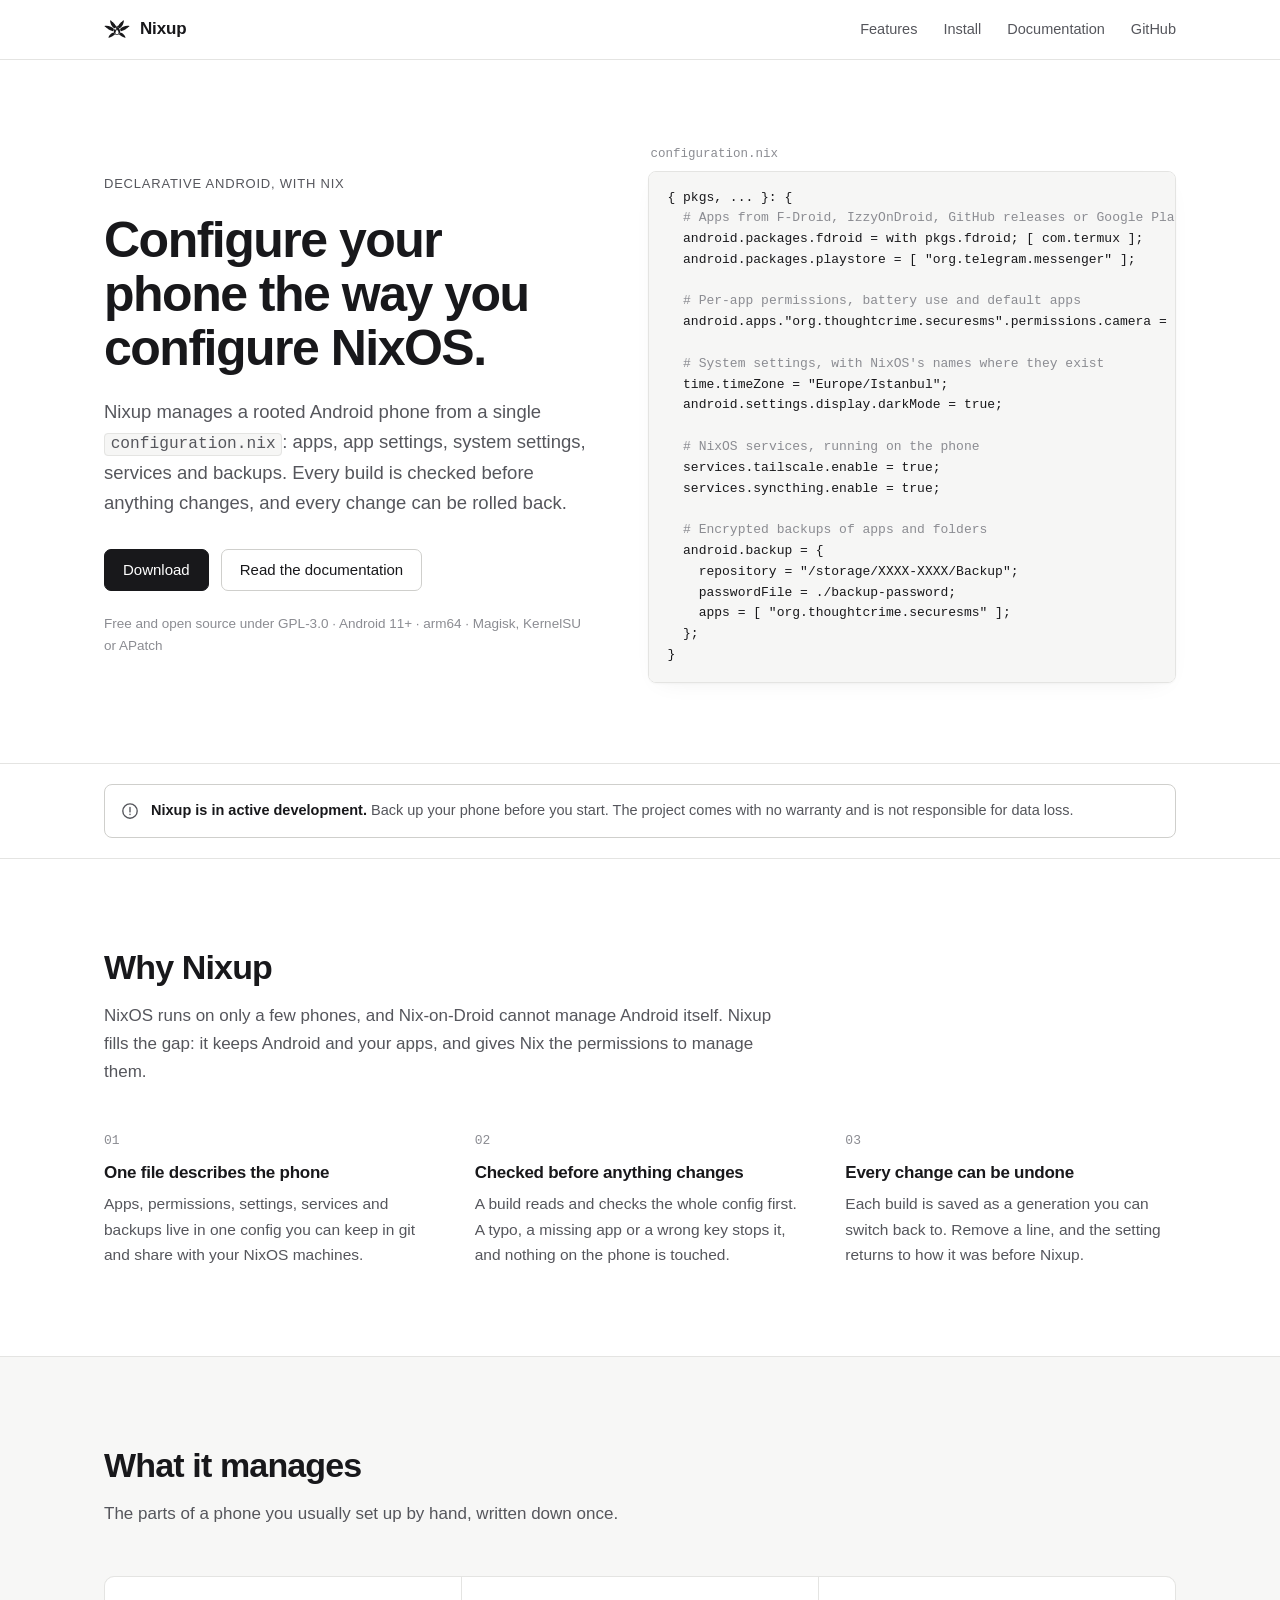
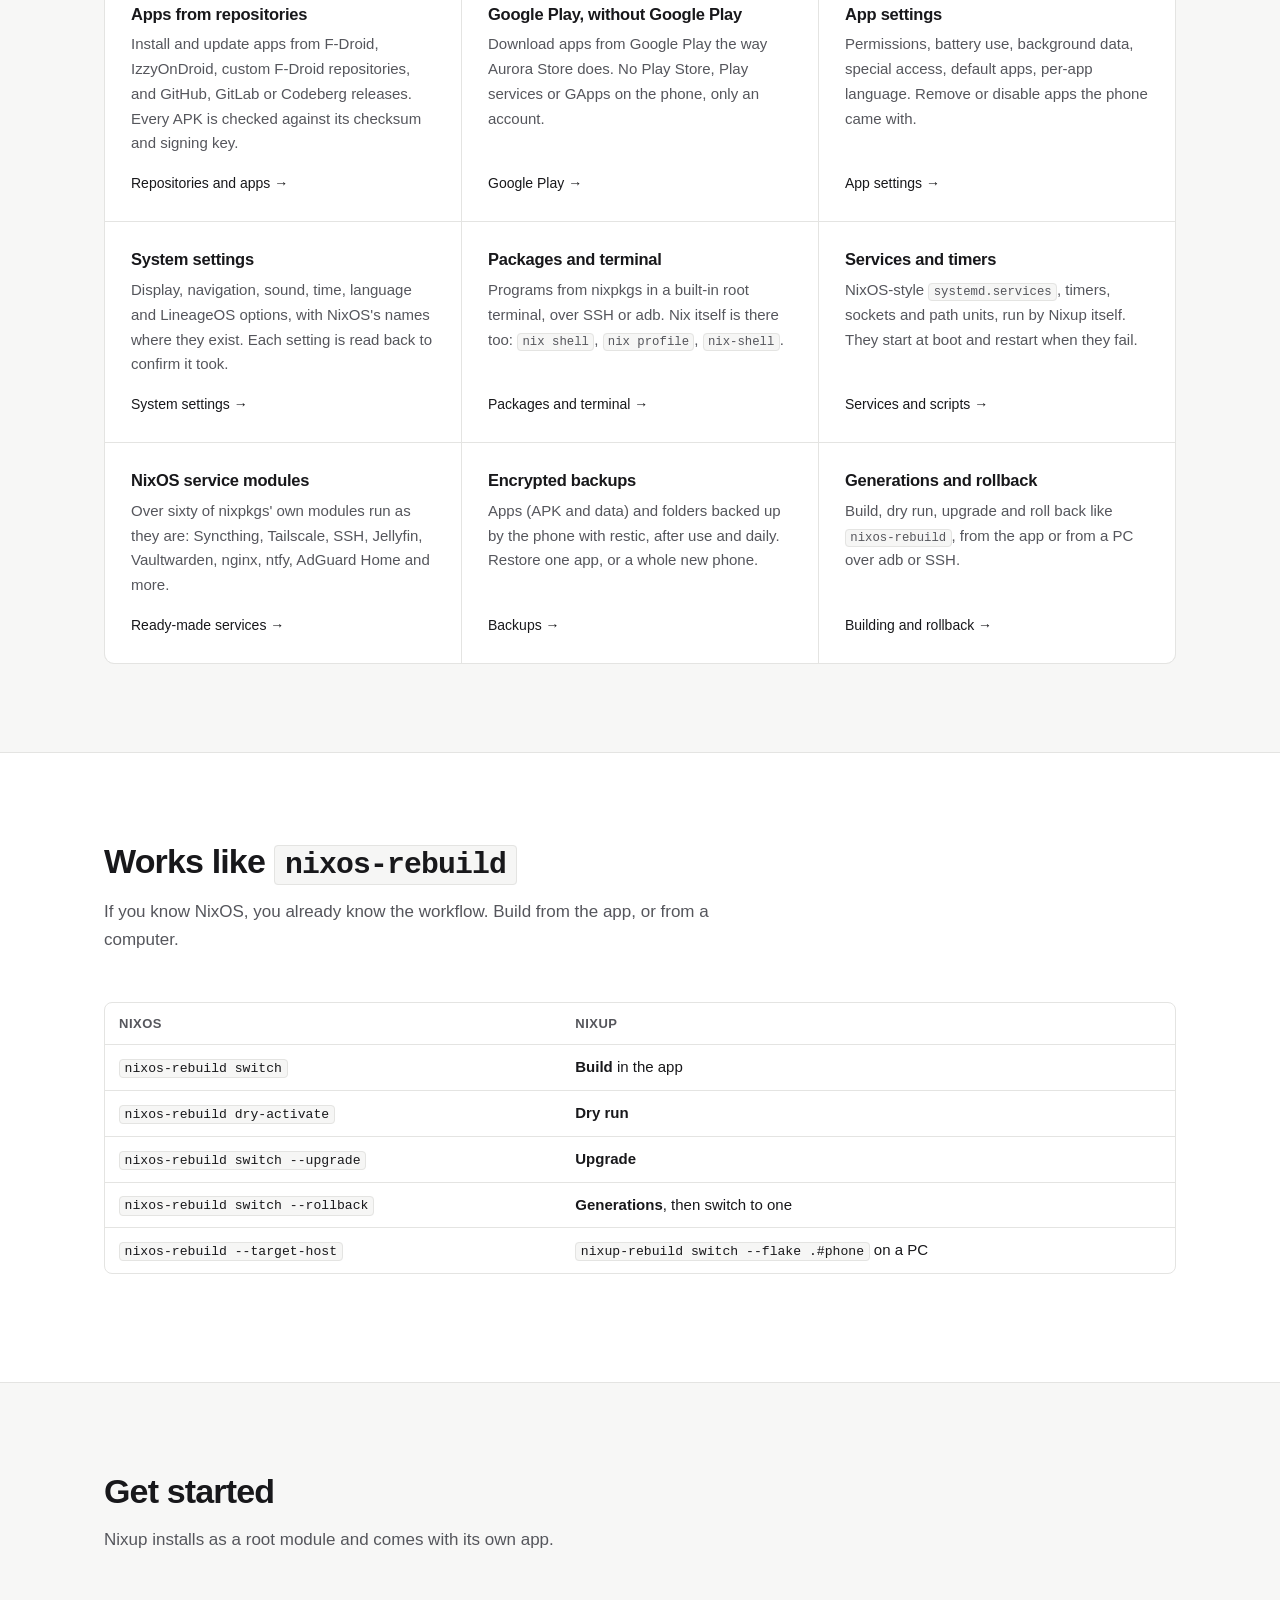
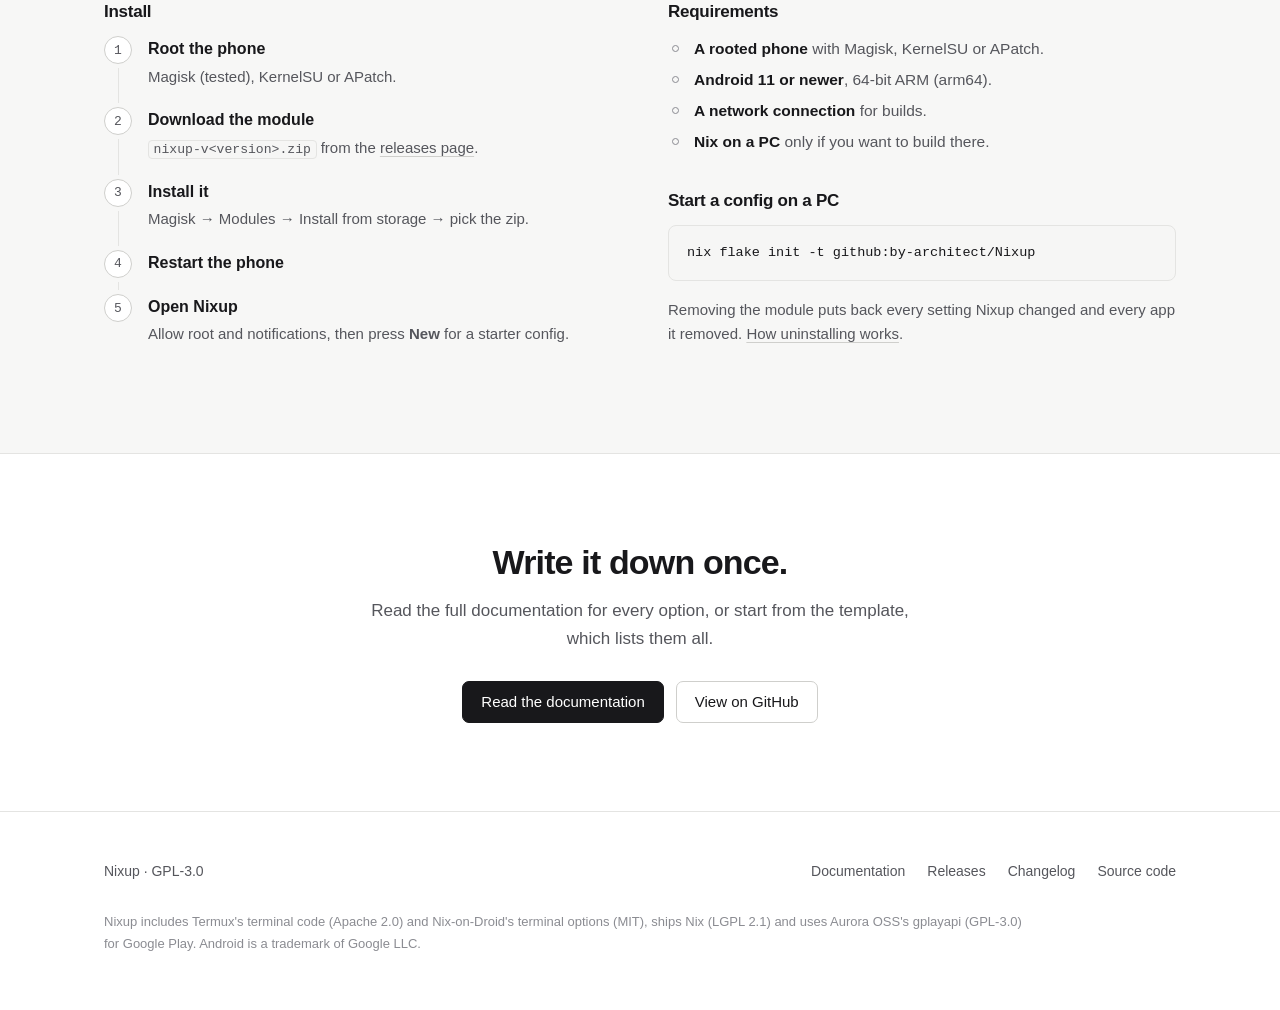
<file: index.html>
<!doctype html>
<html lang="en">
<head>
  <meta charset="utf-8">
  <meta name="viewport" content="width=device-width, initial-scale=1">
  <title>Nixup — Declarative Android with Nix</title>
  <meta name="description" content="Nixup configures a rooted Android phone from one Nix file, the way NixOS configures a computer: apps, app settings, system settings, services and backups, checked before every change and reversible.">
  <meta name="color-scheme" content="light dark">
  <meta name="theme-color" content="#ffffff" media="(prefers-color-scheme: light)">
  <meta name="theme-color" content="#0f0f10" media="(prefers-color-scheme: dark)">
  <meta property="og:type" content="website">
  <meta property="og:title" content="Nixup — Declarative Android with Nix">
  <meta property="og:description" content="Configure an Android phone from one configuration.nix: apps, settings, services and backups, with generations you can roll back to.">
  <link rel="icon" href="favicon.svg" type="image/svg+xml">
  <link rel="stylesheet" href="style.css">
</head>
<body>
  <a class="skip" href="#main">Skip to content</a>

  <header class="site-header">
    <div class="wrap">
      <a class="brand" href="index.html" aria-label="Nixup home">
        <svg viewBox="24 19.6 60 60" aria-hidden="true"><path fill="currentColor" fill-rule="evenodd" d="M59.84,47.95C65.64,45.64 70.21,36.18 69.77,29.43Q66.94,30.15 65.39,32.62Q62.71,33.64 61.48,36.23Q59.01,37.69 58.23,40.45Q55.66,42.45 55.17,45.67Z M48.16,47.95C42.36,45.64 37.79,36.18 38.23,29.43Q41.06,30.15 42.61,32.62Q45.29,33.64 46.52,36.23Q48.99,37.69 49.77,40.45Q52.34,42.45 52.83,45.67Z M61.08,49.35C64.88,43.66 75.92,40.41 83.06,42.43Q81.97,44.77 79.57,45.71Q78.32,47.93 75.89,48.68Q74.39,50.69 71.92,51.11Q70.13,52.94 67.57,53.03Q65.36,54.93 62.44,54.78Z M46.92,49.35C43.12,43.66 32.08,40.41 24.94,42.43Q26.03,44.77 28.43,45.71Q29.68,47.93 32.11,48.68Q33.61,50.69 36.08,51.11Q37.87,52.94 40.43,53.03Q42.64,54.93 45.56,54.78Z M61.42,57.83C66.47,57.98 72.26,64.23 73.79,69.50Q70.65,69.78 68.18,67.83Q65.11,67.54 63.08,65.22Q59.80,64.25 58.09,61.28Z M46.58,57.83C41.53,57.98 35.74,64.23 34.21,69.50Q37.35,69.78 39.82,67.83Q42.89,67.54 44.92,65.22Q48.20,64.25 49.91,61.28Z M54,41.5C56.6,45.2 61.2,49.4 61.2,55.4C61.2,60.2 58,63.6 54,63.6C50,63.6 46.8,60.2 46.8,55.4C46.8,52.6 48,50.4 49.6,48.6C49.8,51 50.8,52.6 52.2,53.4C51.6,49 52.4,45 54,41.5ZM54,50.5C55.6,53 57.6,55 57.6,58C57.6,60.4 56,62 54,62C52,62 50.4,60.4 50.4,58C50.4,55.6 52.4,53.4 54,50.5Z"/></svg>
        Nixup
      </a>
      <nav class="nav" aria-label="Main">
        <a class="optional" href="#features">Features</a>
        <a class="optional" href="#install">Install</a>
        <a href="docs.html">Documentation</a>
        <a href="https://github.com/by-architect/Nixup">GitHub</a>
      </nav>
    </div>
  </header>

  <main id="main">
    <section class="hero">
      <div class="wrap">
        <div>
          <p class="eyebrow">Declarative Android, with Nix</p>
          <h1>Configure your phone the way you configure NixOS.</h1>
          <p class="lead">
            Nixup manages a rooted Android phone from a single <code>configuration.nix</code>: apps, app settings,
            system settings, services and backups. Every build is checked before anything changes, and every change
            can be rolled back.
          </p>
          <div class="buttons">
            <a class="button" href="https://github.com/by-architect/Nixup/releases">Download</a>
            <a class="button secondary" href="docs.html">Read the documentation</a>
          </div>
          <p class="fineprint">Free and open source under GPL-3.0 &middot; Android 11+ &middot; arm64 &middot; Magisk, KernelSU or APatch</p>
        </div>

        <div>
          <div class="file-tab"><span>configuration.nix</span></div>
<pre><code>{ pkgs, ... }: {
  # Apps from F-Droid, IzzyOnDroid, GitHub releases or Google Play
  android.packages.fdroid = with pkgs.fdroid; [ com.termux ];
  android.packages.playstore = [ "org.telegram.messenger" ];

  # Per-app permissions, battery use and default apps
  android.apps."org.thoughtcrime.securesms".permissions.camera = true;

  # System settings, with NixOS's names where they exist
  time.timeZone = "Europe/Istanbul";
  android.settings.display.darkMode = true;

  # NixOS services, running on the phone
  services.tailscale.enable = true;
  services.syncthing.enable = true;

  # Encrypted backups of apps and folders
  android.backup = {
    repository = "/storage/XXXX-XXXX/Backup";
    passwordFile = ./backup-password;
    apps = [ "org.thoughtcrime.securesms" ];
  };
}</code></pre>
        </div>
      </div>
    </section>

    <div class="notice-bar">
      <div class="wrap">
        <div class="notice" role="note">
          <svg viewBox="0 0 20 20" fill="none" stroke="currentColor" stroke-width="1.5" aria-hidden="true"><circle cx="10" cy="10" r="8"/><path d="M10 6v5M10 13.5v.5" stroke-linecap="round"/></svg>
          <p><strong>Nixup is in active development.</strong> Back up your phone before you start. The project comes with no warranty and is not responsible for data loss.</p>
        </div>
      </div>
    </div>

    <section class="section" id="why">
      <div class="wrap">
        <div class="section-head">
          <h2>Why Nixup</h2>
          <p>
            NixOS runs on only a few phones, and Nix-on-Droid cannot manage Android itself. Nixup fills the gap:
            it keeps Android and your apps, and gives Nix the permissions to manage them.
          </p>
        </div>
        <div class="principles">
          <div>
            <span class="num">01</span>
            <h3>One file describes the phone</h3>
            <p>Apps, permissions, settings, services and backups live in one config you can keep in git and share with your NixOS machines.</p>
          </div>
          <div>
            <span class="num">02</span>
            <h3>Checked before anything changes</h3>
            <p>A build reads and checks the whole config first. A typo, a missing app or a wrong key stops it, and nothing on the phone is touched.</p>
          </div>
          <div>
            <span class="num">03</span>
            <h3>Every change can be undone</h3>
            <p>Each build is saved as a generation you can switch back to. Remove a line, and the setting returns to how it was before Nixup.</p>
          </div>
        </div>
      </div>
    </section>

    <section class="section soft" id="features">
      <div class="wrap">
        <div class="section-head">
          <h2>What it manages</h2>
          <p>The parts of a phone you usually set up by hand, written down once.</p>
        </div>
        <div class="grid">
          <article class="card">
            <h3>Apps from repositories</h3>
            <p>Install and update apps from F-Droid, IzzyOnDroid, custom F-Droid repositories, and GitHub, GitLab or Codeberg releases. Every APK is checked against its checksum and signing key.</p>
            <a class="more" href="docs.html#apps">Repositories and apps &rarr;</a>
          </article>
          <article class="card">
            <h3>Google Play, without Google Play</h3>
            <p>Download apps from Google Play the way Aurora Store does. No Play Store, Play services or GApps on the phone, only an account.</p>
            <a class="more" href="docs.html#google-play">Google Play &rarr;</a>
          </article>
          <article class="card">
            <h3>App settings</h3>
            <p>Permissions, battery use, background data, special access, default apps, per-app language. Remove or disable apps the phone came with.</p>
            <a class="more" href="docs.html#app-settings">App settings &rarr;</a>
          </article>
          <article class="card">
            <h3>System settings</h3>
            <p>Display, navigation, sound, time, language and LineageOS options, with NixOS's names where they exist. Each setting is read back to confirm it took.</p>
            <a class="more" href="docs.html#system-settings">System settings &rarr;</a>
          </article>
          <article class="card">
            <h3>Packages and terminal</h3>
            <p>Programs from nixpkgs in a built-in root terminal, over SSH or adb. Nix itself is there too: <code>nix shell</code>, <code>nix profile</code>, <code>nix-shell</code>.</p>
            <a class="more" href="docs.html#packages">Packages and terminal &rarr;</a>
          </article>
          <article class="card">
            <h3>Services and timers</h3>
            <p>NixOS-style <code>systemd.services</code>, timers, sockets and path units, run by Nixup itself. They start at boot and restart when they fail.</p>
            <a class="more" href="docs.html#services">Services and scripts &rarr;</a>
          </article>
          <article class="card">
            <h3>NixOS service modules</h3>
            <p>Over sixty of nixpkgs' own modules run as they are: Syncthing, Tailscale, SSH, Jellyfin, Vaultwarden, nginx, ntfy, AdGuard Home and more.</p>
            <a class="more" href="docs.html#nixos-modules">Ready-made services &rarr;</a>
          </article>
          <article class="card">
            <h3>Encrypted backups</h3>
            <p>Apps (APK and data) and folders backed up by the phone with restic, after use and daily. Restore one app, or a whole new phone.</p>
            <a class="more" href="docs.html#backups">Backups &rarr;</a>
          </article>
          <article class="card">
            <h3>Generations and rollback</h3>
            <p>Build, dry run, upgrade and roll back like <code>nixos-rebuild</code>, from the app or from a PC over adb or SSH.</p>
            <a class="more" href="docs.html#building">Building and rollback &rarr;</a>
          </article>
        </div>
      </div>
    </section>

    <section class="section" id="workflow">
      <div class="wrap">
        <div class="section-head">
          <h2>Works like <code>nixos-rebuild</code></h2>
          <p>If you know NixOS, you already know the workflow. Build from the app, or from a computer.</p>
        </div>
        <div class="table-wrap">
          <table>
            <thead>
              <tr><th scope="col">NixOS</th><th scope="col">Nixup</th></tr>
            </thead>
            <tbody>
              <tr><td><code>nixos-rebuild switch</code></td><td><strong>Build</strong> in the app</td></tr>
              <tr><td><code>nixos-rebuild dry-activate</code></td><td><strong>Dry run</strong></td></tr>
              <tr><td><code>nixos-rebuild switch --upgrade</code></td><td><strong>Upgrade</strong></td></tr>
              <tr><td><code>nixos-rebuild switch --rollback</code></td><td><strong>Generations</strong>, then switch to one</td></tr>
              <tr><td><code>nixos-rebuild --target-host</code></td><td><code>nixup-rebuild switch --flake .#phone</code> on a PC</td></tr>
            </tbody>
          </table>
        </div>
      </div>
    </section>

    <section class="section soft" id="install">
      <div class="wrap">
        <div class="section-head">
          <h2>Get started</h2>
          <p>Nixup installs as a root module and comes with its own app.</p>
        </div>
        <div class="split">
          <div>
            <h3>Install</h3>
            <ol class="steps">
              <li><strong>Root the phone</strong><p>Magisk (tested), KernelSU or APatch.</p></li>
              <li><strong>Download the module</strong><p><code>nixup-v&lt;version&gt;.zip</code> from the <a href="https://github.com/by-architect/Nixup/releases">releases page</a>.</p></li>
              <li><strong>Install it</strong><p>Magisk &rarr; Modules &rarr; Install from storage &rarr; pick the zip.</p></li>
              <li><strong>Restart the phone</strong></li>
              <li><strong>Open Nixup</strong><p>Allow root and notifications, then press <strong>New</strong> for a starter config.</p></li>
            </ol>
          </div>
          <div>
            <h3>Requirements</h3>
            <ul class="checklist">
              <li><strong>A rooted phone</strong> with Magisk, KernelSU or APatch.</li>
              <li><strong>Android 11 or newer</strong>, 64-bit ARM (arm64).</li>
              <li><strong>A network connection</strong> for builds.</li>
              <li><strong>Nix on a PC</strong> only if you want to build there.</li>
            </ul>
            <h3 class="spaced">Start a config on a PC</h3>
<pre><code>nix flake init -t github:by-architect/Nixup</code></pre>
            <p class="note">
              Removing the module puts back every setting Nixup changed and every app it removed.
              <a href="docs.html#uninstall">How uninstalling works</a>.
            </p>
          </div>
        </div>
      </div>
    </section>

    <section class="section cta">
      <div class="wrap">
        <h2>Write it down once.</h2>
        <p>Read the full documentation for every option, or start from the template, which lists them all.</p>
        <div class="buttons">
          <a class="button" href="docs.html">Read the documentation</a>
          <a class="button secondary" href="https://github.com/by-architect/Nixup">View on GitHub</a>
        </div>
      </div>
    </section>
  </main>

  <footer class="site-footer">
    <div class="wrap">
      <span>Nixup &middot; GPL-3.0</span>
      <nav aria-label="Footer">
        <a href="docs.html">Documentation</a>
        <a href="https://github.com/by-architect/Nixup/releases">Releases</a>
        <a href="https://github.com/by-architect/Nixup/blob/main/CHANGELOG.md">Changelog</a>
        <a href="https://github.com/by-architect/Nixup">Source code</a>
      </nav>
      <p class="credits">
        Nixup includes Termux's terminal code (Apache 2.0) and Nix-on-Droid's terminal options (MIT), ships Nix
        (LGPL 2.1) and uses Aurora OSS's gplayapi (GPL-3.0) for Google Play. Android is a trademark of Google LLC.
      </p>
    </div>
  </footer>

  <script src="site.js"></script>
</body>
</html>
</file>
<file: style.css>
/* Nixup website: one quiet palette, light and dark from the system setting. */

:root {
  --bg: #ffffff;
  --bg-soft: #f7f7f6;
  --text: #18181b;
  --muted: #55565c;
  --faint: #8b8c92;
  --border: #e4e4e2;
  --border-strong: #cfcfcc;
  --code-bg: #f6f6f5;
  --code-comment: #8b8c92;
  --button-bg: #18181b;
  --button-text: #ffffff;

  --font: -apple-system, BlinkMacSystemFont, "Segoe UI", Inter, Roboto, "Helvetica Neue", Arial, sans-serif;
  --mono: ui-monospace, "SFMono-Regular", "JetBrains Mono", Menlo, Consolas, "Liberation Mono", monospace;
  --wide: 1120px;
  --header: 60px;
  color-scheme: light dark;
}

@media (prefers-color-scheme: dark) {
  :root {
    --bg: #0f0f10;
    --bg-soft: #151517;
    --text: #ececed;
    --muted: #a3a4aa;
    --faint: #75767c;
    --border: #262629;
    --border-strong: #38383c;
    --code-bg: #141416;
    --code-comment: #75767c;
    --button-bg: #ececed;
    --button-text: #0f0f10;
  }
}

*, *::before, *::after { box-sizing: border-box; }

html { -webkit-text-size-adjust: 100%; scroll-behavior: smooth; }
@media (prefers-reduced-motion: reduce) { html { scroll-behavior: auto; } }

body {
  margin: 0;
  background: var(--bg);
  color: var(--text);
  font-family: var(--font);
  font-size: 16px;
  line-height: 1.65;
  -webkit-font-smoothing: antialiased;
  text-rendering: optimizeLegibility;
}

[id] { scroll-margin-top: calc(var(--header) + 20px); }

a { color: inherit; text-decoration: underline; text-decoration-color: var(--border-strong); text-underline-offset: 3px; }
a:hover { text-decoration-color: currentColor; }
:focus-visible { outline: 2px solid var(--text); outline-offset: 2px; border-radius: 2px; }

h1, h2, h3 { line-height: 1.2; letter-spacing: -0.015em; font-weight: 600; margin: 0; }
p { margin: 0 0 1em; }
strong { font-weight: 600; }
ul, ol { padding-left: 1.25em; margin: 0 0 1em; }
li + li { margin-top: 0.35em; }
hr { border: 0; border-top: 1px solid var(--border); margin: 0; }

code, kbd, pre { font-family: var(--mono); font-size: 0.875em; }
:not(pre) > code {
  background: var(--code-bg);
  border: 1px solid var(--border);
  border-radius: 4px;
  padding: 0.08em 0.35em;
  overflow-wrap: anywhere;
}

pre {
  position: relative;
  margin: 0 0 1.25em;
  padding: 16px 18px;
  background: var(--code-bg);
  border: 1px solid var(--border);
  border-radius: 8px;
  overflow-x: auto;
  line-height: 1.6;
  font-size: 13.5px;
  tab-size: 2;
}
pre code { font-size: inherit; }
pre .c { color: var(--code-comment); }

.copy {
  position: absolute;
  top: 8px;
  right: 8px;
  font: 500 12px/1 var(--font);
  color: var(--muted);
  background: var(--bg);
  border: 1px solid var(--border);
  border-radius: 5px;
  padding: 6px 9px;
  cursor: pointer;
  opacity: 0;
  transition: opacity 0.15s;
}
pre:hover .copy, .copy:focus-visible { opacity: 1; }
@media (hover: none) { .copy { opacity: 1; } }

table { width: 100%; border-collapse: collapse; margin: 0 0 1.25em; font-size: 15px; }
th, td { text-align: left; padding: 10px 14px; border-bottom: 1px solid var(--border); vertical-align: top; }
th { font-weight: 600; color: var(--muted); font-size: 13px; text-transform: uppercase; letter-spacing: 0.04em; }
.table-wrap { overflow-x: auto; margin: 0 0 1.25em; border: 1px solid var(--border); border-radius: 8px; }
.table-wrap table { margin: 0; }
.table-wrap tr:last-child td { border-bottom: 0; }

.wrap { max-width: var(--wide); margin: 0 auto; padding: 0 24px; }
@media (max-width: 600px) { .wrap { padding: 0 16px; } }

.skip { position: absolute; left: -9999px; }
.skip:focus { left: 16px; top: 12px; z-index: 100; background: var(--bg); padding: 8px 12px; border: 1px solid var(--border); }

/* Header */

.site-header {
  position: sticky;
  top: 0;
  z-index: 50;
  height: var(--header);
  background: color-mix(in srgb, var(--bg) 88%, transparent);
  backdrop-filter: saturate(1.2) blur(10px);
  -webkit-backdrop-filter: saturate(1.2) blur(10px);
  border-bottom: 1px solid var(--border);
}
.site-header .wrap { height: 100%; display: flex; align-items: center; justify-content: space-between; gap: 24px; }

.brand { display: inline-flex; align-items: center; gap: 10px; text-decoration: none; font-weight: 600; font-size: 17px; letter-spacing: -0.01em; }
.brand svg { width: 26px; height: 26px; flex: none; }

.nav { display: flex; align-items: center; gap: 26px; font-size: 14.5px; }
.nav a { text-decoration: none; color: var(--muted); }
.nav a:hover, .nav a[aria-current="page"] { color: var(--text); }
@media (max-width: 640px) {
  .nav { gap: 18px; }
  .nav .optional { display: none; }
}

/* Buttons */

.button {
  display: inline-flex;
  align-items: center;
  gap: 8px;
  height: 42px;
  padding: 0 18px;
  border-radius: 7px;
  font-size: 15px;
  font-weight: 500;
  text-decoration: none;
  border: 1px solid var(--button-bg);
  background: var(--button-bg);
  color: var(--button-text);
  white-space: nowrap;
}
.button:hover { opacity: 0.88; }
.button.secondary { background: transparent; color: var(--text); border-color: var(--border-strong); }
.button.secondary:hover { opacity: 1; border-color: var(--text); }
.buttons { display: flex; flex-wrap: wrap; gap: 12px; }

/* Landing page */

.hero { padding: 88px 0 80px; border-bottom: 1px solid var(--border); }
.hero .wrap { display: grid; grid-template-columns: minmax(0, 1fr) minmax(0, 1.08fr); gap: 56px; align-items: center; }
.eyebrow { font-size: 13px; font-weight: 500; letter-spacing: 0.06em; text-transform: uppercase; color: var(--muted); margin-bottom: 18px; }
.hero h1 { font-size: clamp(34px, 5vw, 50px); letter-spacing: -0.03em; line-height: 1.08; margin-bottom: 22px; }
.lead { font-size: 18.5px; color: var(--muted); max-width: 34em; margin-bottom: 30px; }
.hero .fineprint { margin: 22px 0 0; font-size: 13.5px; color: var(--faint); }
.hero pre { margin: 0; font-size: 13px; box-shadow: 0 1px 2px rgba(0, 0, 0, 0.03), 0 8px 24px -12px rgba(0, 0, 0, 0.08); }
.file-tab { display: flex; align-items: center; justify-content: space-between; font: 12.5px/1 var(--mono); color: var(--faint); padding: 0 2px 10px; }
@media (max-width: 960px) {
  .hero { padding: 56px 0; }
  .hero .wrap { grid-template-columns: minmax(0, 1fr); gap: 40px; }
}

.section { padding: 88px 0; border-bottom: 1px solid var(--border); }
.section.soft { background: var(--bg-soft); }
@media (max-width: 760px) { .section { padding: 60px 0; } }

.section-head { max-width: 680px; margin-bottom: 48px; }
.section-head h2 { font-size: clamp(26px, 3.4vw, 34px); letter-spacing: -0.025em; margin-bottom: 14px; }
.section-head p { color: var(--muted); font-size: 17px; margin: 0; }

.notice {
  display: flex;
  gap: 12px;
  align-items: flex-start;
  border: 1px solid var(--border-strong);
  border-radius: 8px;
  padding: 14px 16px;
  font-size: 14.5px;
  color: var(--muted);
  background: var(--bg);
}
.notice strong { color: var(--text); }
.notice svg { flex: none; width: 18px; height: 18px; margin-top: 3px; }
.notice p { margin: 0; }
.notice-bar { padding: 20px 0; border-bottom: 1px solid var(--border); }

.principles { display: grid; grid-template-columns: repeat(3, minmax(0, 1fr)); gap: 40px; }
.principles h3 { font-size: 17px; margin-bottom: 8px; }
.principles p { color: var(--muted); font-size: 15.5px; margin: 0; }
.principles .num { font: 500 13px/1 var(--mono); color: var(--faint); display: block; margin-bottom: 16px; }
@media (max-width: 860px) { .principles { grid-template-columns: minmax(0, 1fr); gap: 28px; } }

.grid {
  display: grid;
  grid-template-columns: repeat(3, minmax(0, 1fr));
  gap: 1px;
  background: var(--border);
  border: 1px solid var(--border);
  border-radius: 10px;
  overflow: hidden;
}
.card { background: var(--bg); padding: 28px 26px 26px; display: flex; flex-direction: column; }
.card h3 { font-size: 16.5px; margin-bottom: 8px; }
.card p { color: var(--muted); font-size: 15px; margin: 0 0 16px; }
.card .more { margin-top: auto; font-size: 14px; text-decoration: none; color: var(--text); }
.card .more:hover { text-decoration: underline; }
.card code { font-size: 0.82em; }
@media (max-width: 940px) { .grid { grid-template-columns: repeat(2, minmax(0, 1fr)); } }
@media (max-width: 600px) { .grid { grid-template-columns: minmax(0, 1fr); } .card { padding: 22px 20px; } }

.split { display: grid; grid-template-columns: minmax(0, 1fr) minmax(0, 1fr); gap: 56px; align-items: start; }
@media (max-width: 860px) { .split { grid-template-columns: minmax(0, 1fr); gap: 36px; } }
.split h3 { font-size: 17px; margin-bottom: 14px; }

.steps { list-style: none; padding: 0; margin: 0; counter-reset: step; }
.steps li { counter-increment: step; position: relative; padding: 0 0 18px 44px; margin: 0; }
.steps li::before {
  content: counter(step);
  position: absolute;
  left: 0;
  top: 0;
  width: 28px;
  height: 28px;
  border: 1px solid var(--border-strong);
  border-radius: 50%;
  display: grid;
  place-items: center;
  font: 500 13px/1 var(--mono);
  color: var(--muted);
  background: var(--bg);
}
.steps li:not(:last-child)::after { content: ""; position: absolute; left: 14px; top: 32px; bottom: 4px; width: 1px; background: var(--border); }
.steps p { margin: 2px 0 0; color: var(--muted); font-size: 15px; }

.checklist { list-style: none; padding: 0; margin: 0; }
.checklist li { position: relative; padding-left: 26px; color: var(--muted); font-size: 15.5px; }
.checklist li::before { content: ""; position: absolute; left: 4px; top: 0.55em; width: 7px; height: 7px; border-radius: 50%; border: 1.5px solid var(--faint); }
.checklist li strong { color: var(--text); }

.cta { text-align: center; }
.cta h2 { font-size: clamp(26px, 3.4vw, 34px); letter-spacing: -0.025em; margin-bottom: 14px; }
.cta p { color: var(--muted); font-size: 17px; margin: 0 auto 28px; max-width: 34em; }
.cta .buttons { justify-content: center; }

/* Footer */

.site-footer { padding: 48px 0 56px; font-size: 14px; color: var(--muted); }
.site-footer .wrap { display: flex; flex-wrap: wrap; justify-content: space-between; gap: 28px; }
.site-footer nav { display: flex; flex-wrap: wrap; gap: 22px; }
.site-footer nav a { text-decoration: none; }
.site-footer nav a:hover { color: var(--text); }
.site-footer .credits { flex-basis: 100%; font-size: 13px; color: var(--faint); margin: 0; max-width: 72em; }

/* Documentation page */

.docs { display: grid; grid-template-columns: 236px minmax(0, 1fr); gap: 64px; padding-top: 48px; padding-bottom: 96px; }
@media (max-width: 900px) { .docs { grid-template-columns: minmax(0, 1fr); gap: 24px; padding-top: 28px; } }

.toc { position: sticky; top: calc(var(--header) + 32px); align-self: start; max-height: calc(100vh - var(--header) - 48px); overflow-y: auto; font-size: 14px; }
.toc summary { display: none; }
.toc .group { font-size: 12px; font-weight: 600; text-transform: uppercase; letter-spacing: 0.06em; color: var(--faint); margin: 22px 0 8px; }
.toc .group:first-of-type { margin-top: 0; }
.toc ul { list-style: none; padding: 0; margin: 0; }
.toc li { margin: 0; }
.toc a { display: block; padding: 4px 0 4px 12px; border-left: 1px solid var(--border); color: var(--muted); text-decoration: none; }
.toc a:hover { color: var(--text); }
.toc a.active { color: var(--text); border-left-color: var(--text); }
@media (max-width: 900px) {
  .toc { position: static; max-height: none; border: 1px solid var(--border); border-radius: 8px; padding: 0 16px; }
  .toc summary { display: block; cursor: pointer; padding: 12px 0; font-weight: 500; color: var(--text); }
  .toc details[open] summary { border-bottom: 1px solid var(--border); margin-bottom: 14px; }
  .toc details[open] { padding-bottom: 14px; }
}

.prose { max-width: 760px; }
.prose > header { margin-bottom: 40px; }
.prose h1 { font-size: clamp(30px, 4vw, 40px); letter-spacing: -0.03em; margin-bottom: 14px; }
.prose h2 { font-size: 25px; letter-spacing: -0.02em; margin: 64px 0 16px; padding-top: 36px; border-top: 1px solid var(--border); }
.prose h3 { font-size: 18px; margin: 36px 0 12px; }
.prose section:first-of-type > h2 { margin-top: 0; padding-top: 0; border-top: 0; }
.prose p, .prose li { color: var(--muted); }
.prose p strong, .prose li strong, .prose a { color: var(--text); }
.prose .lead { font-size: 18px; margin-bottom: 24px; }
.prose ul li::marker { color: var(--faint); }
.prose .notice { margin: 0 0 28px; }
.prose .table-wrap td:first-child { white-space: nowrap; }

.prose ol li::marker { color: var(--faint); font-variant-numeric: tabular-nums; }
.prose .table-wrap td code { overflow-wrap: normal; }

/* Docs: notes and warnings, in the page's own grays */

.callout { margin: 0 0 1.25em; padding: 14px 16px 14px 18px; border: 1px solid var(--border); border-left: 3px solid var(--border-strong); border-radius: 0 8px 8px 0; background: var(--bg-soft); font-size: 15px; }
.callout > :last-child { margin-bottom: 0; }
.callout .label { display: block; margin-bottom: 4px; font-size: 12px; font-weight: 600; letter-spacing: 0.06em; text-transform: uppercase; color: var(--faint); }
.callout.warn { border-left-color: var(--text); }
.callout.warn .label { color: var(--text); }

/* Docs: a few words and what they mean */

.terms { margin: 0 0 1.25em; border: 1px solid var(--border); border-radius: 8px; overflow: hidden; }
.terms div { display: grid; grid-template-columns: 170px minmax(0, 1fr); gap: 16px; padding: 12px 16px; border-bottom: 1px solid var(--border); }
.terms div:last-child { border-bottom: 0; }
.terms dt { font-weight: 600; color: var(--text); font-size: 15px; }
.terms dd { margin: 0; color: var(--muted); font-size: 15px; }
@media (max-width: 600px) { .terms div { grid-template-columns: minmax(0, 1fr); gap: 2px; } }

/* Docs: the parts of Nixup, side by side (one under the other on a small screen) */

.parts { display: grid; grid-template-columns: repeat(4, minmax(0, 1fr)); gap: 28px; margin: 8px 0 1.5em; }
.parts > div { position: relative; border: 1px solid var(--border-strong); border-radius: 8px; padding: 14px 14px 12px; background: var(--bg); font-size: 14px; }
.parts > div:not(:last-child)::after { content: "\2192"; position: absolute; right: -22px; top: 50%; transform: translateY(-50%); color: var(--faint); font-size: 16px; }
.parts strong { display: block; color: var(--text); font-size: 14.5px; margin-bottom: 4px; }
.parts span { display: block; color: var(--muted); line-height: 1.5; }
.parts code { font-size: 0.85em; }
@media (max-width: 1000px) {
  .parts { grid-template-columns: minmax(0, 1fr); gap: 22px; }
  .parts > div:not(:last-child)::after { content: "\2193"; right: auto; left: 50%; top: auto; bottom: -21px; transform: translateX(-50%); }
}

/* Docs: the steps of a build, with the line after which the phone changes */

.flow { list-style: none; padding: 0; margin: 0 0 1.5em; counter-reset: flow; }
.flow > li { counter-increment: flow; position: relative; padding: 0 0 16px 44px; margin: 0; }
.flow > li::before {
  content: counter(flow);
  position: absolute;
  left: 0;
  top: 0;
  width: 28px;
  height: 28px;
  border: 1px solid var(--border-strong);
  border-radius: 50%;
  display: grid;
  place-items: center;
  font: 500 13px/1 var(--mono);
  color: var(--muted);
  background: var(--bg);
}
.flow > li:not(:last-child)::after { content: ""; position: absolute; left: 14px; top: 32px; bottom: 4px; width: 1px; background: var(--border); }
.flow > li strong { color: var(--text); }
.flow > li.changes::before { background: var(--text); color: var(--bg); border-color: var(--text); }
.flow > li.gate { counter-increment: none; padding: 4px 0 20px 44px; }
.flow > li.gate::before { content: ""; width: 28px; height: 0; border: 0; border-top: 1px dashed var(--text); top: 16px; border-radius: 0; background: none; }
.flow > li.gate::after { display: none; }
.flow > li.gate span { display: inline-block; font-size: 12.5px; font-weight: 600; letter-spacing: 0.05em; text-transform: uppercase; color: var(--text); border: 1px dashed var(--text); border-radius: 4px; padding: 3px 8px; }

/* Docs: more detail, folded until opened */

.prose details.more { margin: 0 0 1.25em; border: 1px solid var(--border); border-radius: 8px; }
.prose details.more > summary { cursor: pointer; padding: 11px 16px; font-size: 15px; font-weight: 500; color: var(--text); list-style: none; }
.prose details.more > summary::-webkit-details-marker { display: none; }
.prose details.more > summary::before { content: "+"; display: inline-block; width: 18px; color: var(--faint); font-family: var(--mono); }
.prose details.more[open] > summary::before { content: "\2212"; }
.prose details.more[open] > summary { border-bottom: 1px solid var(--border); }
.prose details.more > .body { padding: 16px 16px 4px; }
.prose details.more > .body > pre:last-child, .prose details.more > .body > .table-wrap:last-child { margin-bottom: 12px; }

.page-nav { display: flex; justify-content: space-between; gap: 16px; margin-top: 64px; padding-top: 28px; border-top: 1px solid var(--border); font-size: 14.5px; }
.page-nav a { text-decoration: none; color: var(--muted); }
.page-nav a:hover { color: var(--text); }

.split h3.spaced { margin-top: 36px; }
.split .note { color: var(--muted); font-size: 15px; margin: 0; }
</file>
